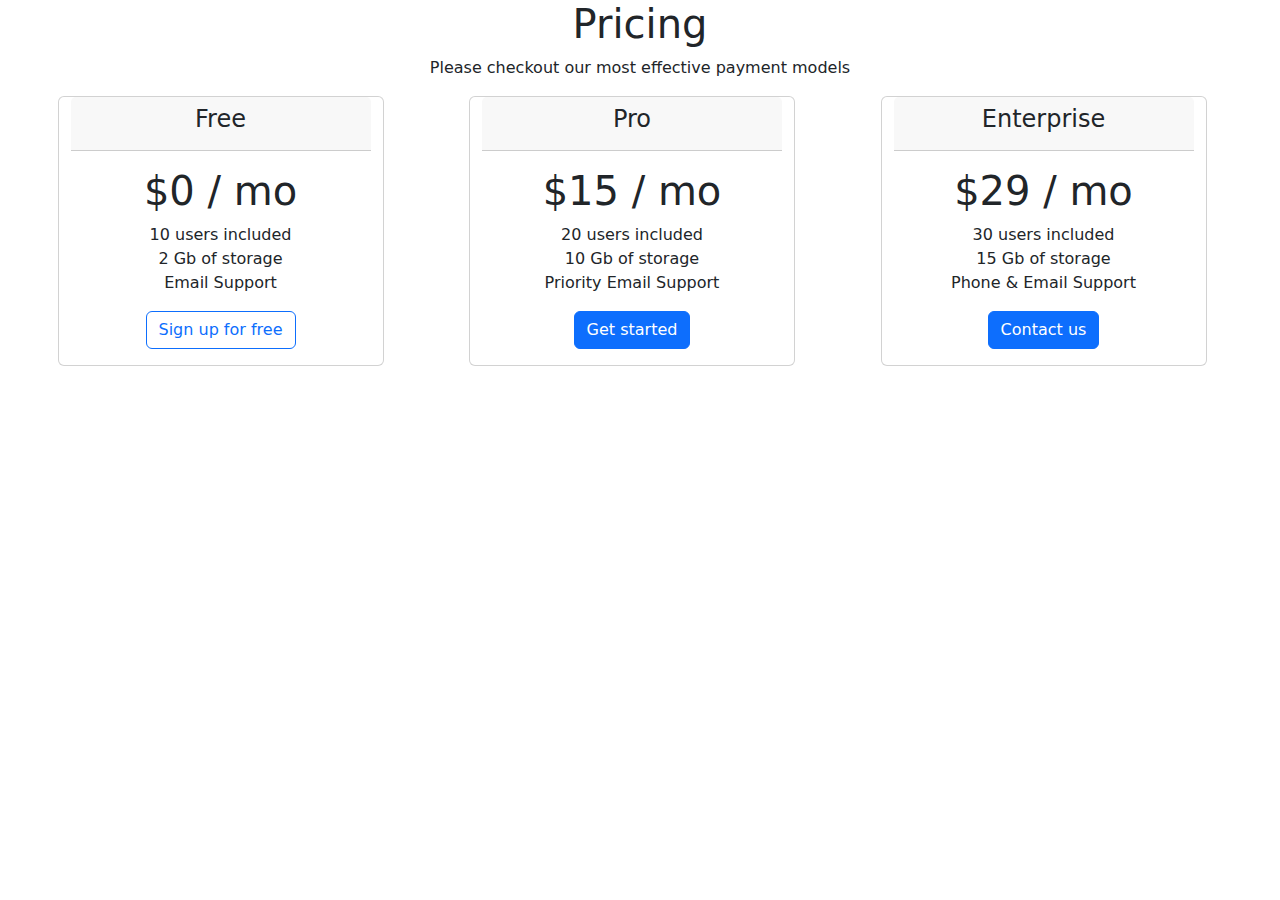
<file: bootstrap-test/index.html>
<!doctype html>
<html lang="en">
  <head>
    <meta charset="utf-8">
    <meta name="viewport" content="width=device-width, initial-scale=1">
    <title>Bootstrap demo</title>
    <link href="https://cdn.jsdelivr.net/npm/bootstrap@5.3.3/dist/css/bootstrap.min.css" rel="stylesheet" integrity="sha384-QWTKZyjpPEjISv5WaRU9OFeRpok6YctnYmDr5pNlyT2bRjXh0JMhjY6hW+ALEwIH" crossorigin="anonymous">
  </head>
  <body>
        <h1 class="text-center">Pricing</h1>
        <p class="text-center">Please checkout our most effective payment models</p>
        <div class="row text-center justify-content-evenly">
            <div class="card col-sm-5 col-md-3 me-3">
                <div class="card-header">
                    <h4>Free</h4>
                </div>
                <div class="card-body">
                    <h1 class="card-title">$0 / mo</h1>
                    <ul class="list-unstyled">
                        <li>10 users included</li>
                        <li>2 Gb of storage</li>
                        <li>Email Support</li>
                    </ul>
                    <button href="#" class="btn btn-outline-primary">Sign up for free</button>
                </div>
            </div>
            <div class="card col-sm-5 col-md-3 me-3">
                <div class="card-header">
                    <h4>Pro</h4>
                </div>
                <div class="card-body">
                    <h1 class="card-title">$15 / mo</h1>
                    <ul class="list-unstyled">
                        <li>20 users included</li>
                        <li>10 Gb of storage</li>
                        <li>Priority Email Support</li>
                    </ul>
                    <button href="#" class="btn btn-primary">Get started</button>
                </div>
            </div>
            <div class="card col-sm-5 col-md-3 me-3">
                <div class="card-header">
                    <h4>Enterprise</h4>
                </div>
                <div class="card-body">
                    <h1 class="card-title">$29 / mo</h1>
                    <ul class="list-unstyled">
                        <li>30 users included</li>
                        <li>15 Gb of storage</li>
                        <li>Phone & Email Support</li>
                    </ul>
                    <button href="#" class="btn btn-primary">Contact us</button>
                </div>
            </div>
        </div>

        
    <script src="https://cdn.jsdelivr.net/npm/bootstrap@5.3.3/dist/js/bootstrap.bundle.min.js" integrity="sha384-YvpcrYf0tY3lHB60NNkmXc5s9fDVZLESaAA55NDzOxhy9GkcIdslK1eN7N6jIeHz" crossorigin="anonymous"></script>
  </body>
</html>
</file>
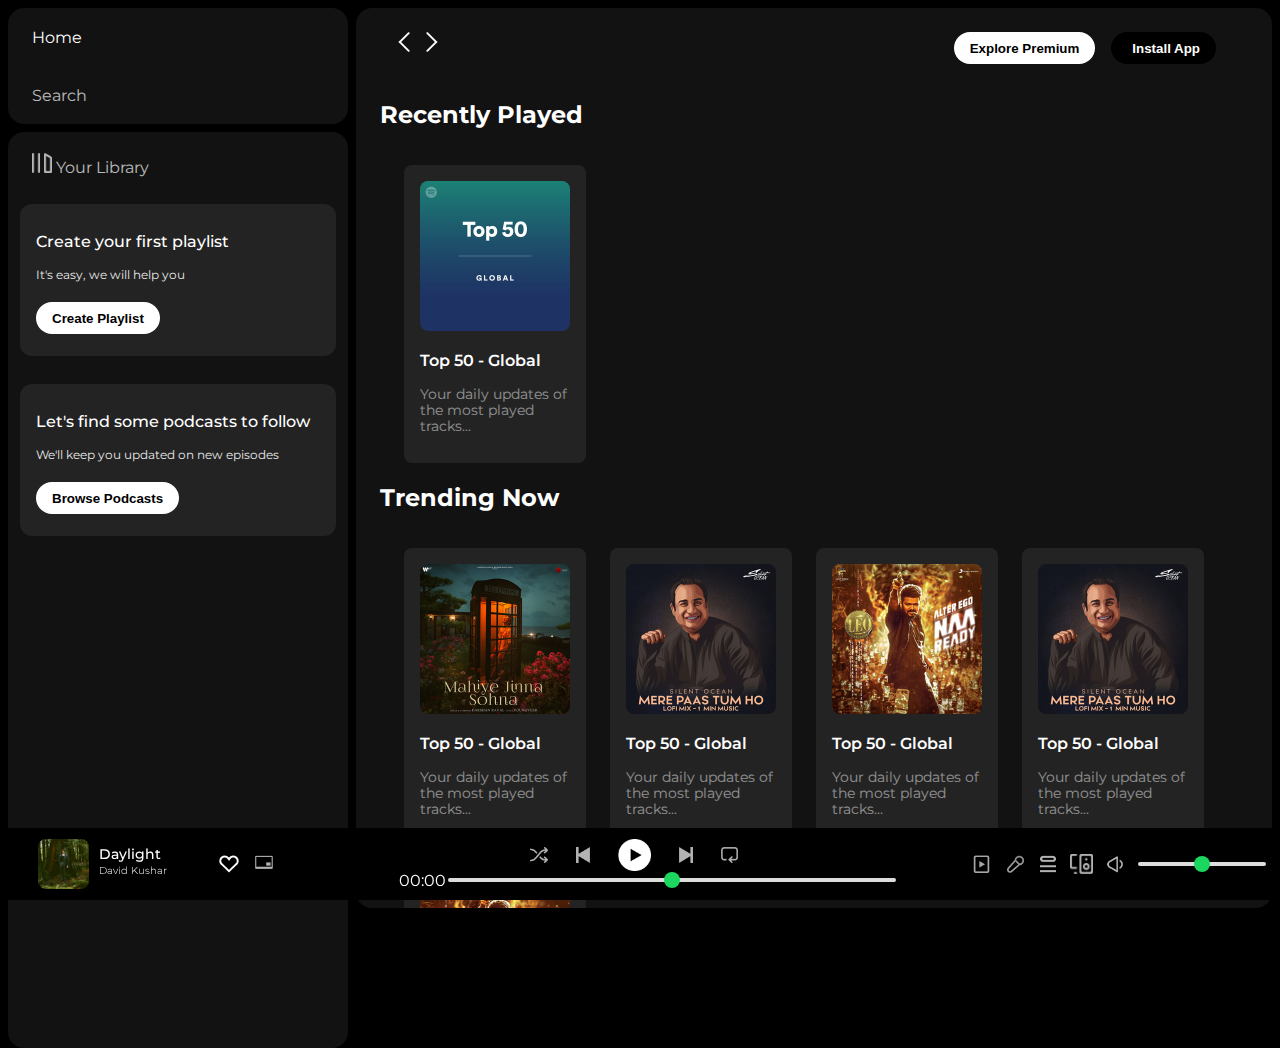
<file: spotify-clone-major_proj-css/index.html>
<!DOCTYPE html>
<html lang="en">
<head>
    <meta charset="UTF-8">
    <meta name="viewport" content="width=device-width, initial-scale=1.0">
    <link rel="stylesheet" href="https://cdnjs.cloudflare.com/ajax/libs/font-awesome/6.6.0/css/all.min.css" integrity="sha512-Kc323vGBEqzTmouAECnVceyQqyqdsSiqLQISBL29aUW4U/M7pSPA/gEUZQqv1cwx4OnYxTxve5UMg5GT6L4JJg==" crossorigin="anonymous" referrerpolicy="no-referrer" />
    <link rel="stylesheet" href="style.css">
    <link rel="icon" href="./Assets/logo.png">
    <link rel="preconnect" href="https://fonts.googleapis.com">
<link rel="preconnect" href="https://fonts.gstatic.com" crossorigin>
<link href="https://fonts.googleapis.com/css2?family=Montserrat:ital,wght@0,100..900;1,100..900&display=swap" rel="stylesheet">
    <title>Spotify - Web Player: Music for everyone</title>
</head>
<body>
    <div class="main">
        <div class="sidebar">
            <div class="nav">
                <div class="nav-option" style="opacity: 1;">
                    <i class="fa-solid fa-house"></i>
                    <a href="#">Home</a>
                </div>
                <div class="nav-option">
                    <i class="fa-solid fa-magnifying-glass"></i>
                    <a href="#">Search</a>
                </div>
            </div>
            <div class="library">
                <div class="options">
                    <div class="lib-option nav-option">
                        <img src="./Assets/library_icon.png">
                        <a href="#">Your Library</a>
                    </div>
                    <div class="icons">
                        <i class="fa-solid fa-plus"></i>
                        <i class="fa-solid fa-arrow-right"></i>
                    </div>
                    
                </div>
                <div class="lib-box">
                    <div class="box">
                        <p class="box-p1">Create your first playlist</p>
                        <p class="box-p2">It's easy, we will help you</p>
                        <button class="badge" >Create Playlist</button>
                    </div>
                </div>
                <div class="lib-box">
                    <div class="box">
                        <p class="box-p1">Let's find some podcasts to follow</p>
                        <p class="box-p2">We'll keep you updated on new episodes</p>
                        <button class="badge" >Browse Podcasts</button>
                    </div>
                </div>
           </div>
                
            
        </div>

        <div class="main-content">
            <div class="sticky-nav">
                <div class="sticky-nav-icons">
                    <img src="./Assets/backward_icon.png" >
                    <img src="./Assets/forward_icon.png" class="hide">
                </div>
                <div class="sticky-nav-options">
                    <button class="badge nav-item hide" >Explore Premium</button>
                    <button class="badge nav-item dark-badge" ><i class="fa-regular fa-circle-down" style="margin-right: 5px;"></i> Install App</button>
                    <i class="fa-regular fa-user nav-item"></i>
                </div>
                
            </div>
            
            <h2>Recently Played</h2>
            <div class="card-container">
                <div class="card">
                    <img src="./Assets/card1img.jpeg" class="card-img" >                        <p class="card-title">Top 50 - Global</p>
                    <p class="card-info">Your daily updates of the most played tracks...</p>
                </div>
            </div>

            <h2>Trending Now</h2>
            <div class="card-container">
                <div class="card">
                    <img src="./Assets/card2img.jpeg" class="card-img" >                        <p class="card-title">Top 50 - Global</p>
                    <p class="card-info">Your daily updates of the most played tracks...</p>
                </div>

                <div class="card">
                    <img src="./Assets/card3img.jpeg" class="card-img" >                        <p class="card-title">Top 50 - Global</p>
                    <p class="card-info">Your daily updates of the most played tracks...</p>
                </div>

                <div class="card">
                    <img src="./Assets/card4img.jpeg" class="card-img" >                        <p class="card-title">Top 50 - Global</p>
                    <p class="card-info">Your daily updates of the most played tracks...</p>
                </div>

                <div class="card">
                    <img src="./Assets/card3img.jpeg" class="card-img" >                        <p class="card-title">Top 50 - Global</p>
                    <p class="card-info">Your daily updates of the most played tracks...</p>
                </div>

                <div class="card">
                    <img src="./Assets/card4img.jpeg" class="card-img" >                        <p class="card-title">Top 50 - Global</p>
                    <p class="card-info">Your daily updates of the most played tracks...</p>
                </div>
            </div>
            
            <h2>Featured Charts</h2>
            <div class="card-container">
                <div class="card">
                    <img src="./Assets/card5img.jpeg" class="card-img" >                        <p class="card-title">Top 50 - Global</p>
                    <p class="card-info">Your daily updates of the most played tracks...</p>
                </div>

                <div class="card">
                    <img src="./Assets/card6img.jpeg" class="card-img" >                        <p class="card-title">Top 50 - Global</p>
                    <p class="card-info">Your daily updates of the most played tracks...</p>
                </div>

                <div class="card">
                    <img src="./Assets/card1img.jpeg" class="card-img" >                        <p class="card-title">Top 50 - Global</p>
                    <p class="card-info">Your daily updates of the most played tracks...</p>
                </div>
            </div>
            <div class="footer">
                <div class="line"></div>
            </div>
        </div>
            
       
        <div class="music-player">

            <div class="album">
                <img src="./Assets/album_picture.jpeg" class="album-pic">
                <div class="details">
                    <p class="album-song">Daylight</p>
                    <p class="album-singer">David Kushar</p>
                </div>
                
                <img src="./Assets/album_icon1.png" class="icon-1">
                <img src="./Assets/album_icon2.png" class="icon-2">
            </div>

            <div class="player">
                <div class="player-controls">
                    <img src="./Assets/player_icon1.png" class="player-control-icon">
                    <img src="./Assets/player_icon2.png" class="player-control-icon">
                    <img src="./Assets/player_icon3.png" class="player-control-icon" style="opacity: 1; height: 2rem;">
                    <img src="./Assets/player_icon4.png" class="player-control-icon">
                    <img src="./Assets/player_icon5.png" class="player-control-icon">
                </div>
                <div class="playback-bar">
                    <span class="current-time">00:00</span>
                    <input type="range" min="0" max="100" class="progress-bar">
                </div>
            </div>

            <div class="controls">
                <img src="./Assets/controls_icon1.png" class="icon_control-1">
                <img src="./Assets/controld_icon2.png" class="icon_control-1">
                <img src="./Assets/controls_icon3.png" class="icon_control-3">
                <img src="./Assets/controls_icon4.png" class="icon_control-2">
                <img src="./Assets/controls_icon5.png" class="icon_control-1">
                <div class="playback-bar-2"></div>
                    <input type="range" min="0" max="100" class="progress-bar-2">
                </div>
                
            </div>
        </div>
    </div>
</body>
</html>
</file>
<file: spotify-clone-major_proj-css/style.css>
body{
    font-family: "Montserrat", sans-serif;
    margin:0;
    padding:0;
    background-color:rgb(0, 0, 0);
    color:white;
    overflow: hidden;
  }


.main{
    display: flex;
    height: 100vh;
    padding: 0.5rem;
}


.sidebar{
    background-color: black;
    width: 340px;
    border-radius: 1rem; /* 16px */
    margin-right: 0.5rem;
}

.main-content{
    background-color: #121212;
    flex: 1;
    border-radius: 1rem;
    overflow: auto;
    padding: 0 1.5rem 0 1.5rem;
}

.music-player{
    background-color: black;
    position: fixed;
    bottom: 0px;
    width: 100%;
    height: 72px;
}


a{
    text-decoration: none;
    color: white;
}


.nav{
    background-color: #121212;
    border-radius: 1rem;
    display: flex;
    flex-direction: column;
    justify-content: center;
    height: 100px;
    padding: 0.5rem 0.75rem;
}

.nav-option{
    line-height: 2.5rem;
    opacity: 0.7;
    padding: 0.5rem 0.75rem;
}
  
.nav-option:hover{
    opacity: 1;
}


.nav-option i{
    font-size: 1.25rem;
}

.nav-option a{
    font-size: 1rem;
}


.library{
    background-color: #121212;
    border-radius: 1rem;
    height: 100%;
    margin-top: 0.5rem;
    padding: 0.5rem 0.75rem;
}

.options{
    display: flex;
    justify-content: space-between;
    align-items: center; 
}

.lib-option img {
    height: 1.25rem;
    width: 1.25rem ;
} 

.icons{
    font-size: 1.25rem;
    display: flex;
}

.icons i{
    opacity: 0.7;
    margin-right: 1rem;
}

.icons i:hover{
    opacity: 1;
}


.box{
    background-color: #232323;
    height: 8rem;
    border-radius: 0.75rem;
    margin: 0.5rem 0 1.75rem 0;
    padding: 0.75rem 1rem ;
}

.box-p1{
    font-size: 1rem; 
    font-weight: 500;
}

.box-p2{
    font-size: 0.75rem;
    opacity: 0.9;
}

.badge{
    background-color: #fff;
    border-radius: 100px;
    border: none;
    padding: 0.25rem 1rem;
    font-weight: 700;
    margin-top: 0.5rem;
    height: 2rem;
    width: fit-content;
}
.dark-badge{
    background-color: black;
    color: white;
}

.sticky-nav{
    position: sticky;
    top: 0;
    background-color: #121212;
    display: flex;
    justify-content: space-between;
    align-items: center;
    padding: 1rem 0 1rem 0 ;
    z-index: 2;
}

.sticky-nav-icons {
    margin-left: 0.75rem;
}


.sticky-nav-options {
    display: flex;
    justify-content: center;
    align-items: center;
   
}


.nav-item{
    margin-right: 1rem;
}


@media(max-width: 1000px)
{
    .hide{
        display: none;
    }
}


.card{
    background-color: #232323;
    border-radius: 0.5rem;
    padding: 1rem;
    width: 150px;
    margin-left: 1.5rem;
    margin-top: 1rem;
}

.card-container{
    display: flex;
   flex-wrap: wrap;

} 

.card-img{
    width: 100%;
    border-radius: 0.5rem;
}

.card-title{
    font-weight: 600;
}

.card-info{
    font-size: 0.85rem;
    opacity: 0.5;
}

.footer{
    height: 300px;
    display: flex;
    align-items: center;
    justify-content: center;
}

.line{
    height: 50%;
    width: 90%;
    border-top: 1px solid white;
    opacity: 0.4;
}

.music-player{
    display: flex;
    justify-content: space-between;
    align-items: center;

}

.album{
    width: 25%;
    
    display: flex;
    height: 100%;
    justify-content: space-around;
}

.album-pic{
    height: 70%;
    align-self: center;
    border-radius: 8px;
    margin-left: -20px;
}

.album-song{
    font-size: 0.85rem;
    font-weight: 500;
    margin-top: 20px;
}
.album-singer{
    font-size: 0.65rem;
    font-weight: 300;
    margin-top: -12px;
    
} 
 
.details{      
    margin-top: -2px;
    margin-left: -90px;
}
.icon-1{
    
    height: 1.5rem; 
    margin-left: -50px;
    align-self: center;
    
}

.icon-2{
    
    height: 2rem; 
    margin-left: -90px;
    align-self: center;
}

.player{
    width: 50%;
    
}

.controls{
    width: 25%;
    /* background-color: green; */
    display: flex;
    justify-content: center;
    align-items: center;
    justify-content: space-between;
    

}

.icon_control-1{
    height: 2.5rem;
    padding-right: 5px;
    
}

.icon_control-2{
    height: 1.2rem;
    padding-right: 5px;
    opacity: 0.7;
    
}
.icon_control-3{
    opacity: 0.7;
    padding-right: 8px;
    
}
.player-controls{
    display: flex;
    justify-content: center;
    align-items: center;
    
}

.player-control-icon{
    height: 1rem;
    margin-right: 1.75rem;
    opacity: 0.7;
   
}

.player-control-icon:hover{
    opacity: 1;
}

.playback-bar{
    display: flex;
    justify-content: center;
    align-items: center;
    
}


.progress-bar{
    width: 70%;
    appearance: none;
    background-color: transparent;
    cursor: pointer;
}

.progress-bar::-webkit-slider-runnable-track{
    background-color: #ddd;
    border-radius: 100px;
    height: 0.2rem;
}

.progress-bar::-webkit-slider-thumb{
    appearance: none;
    height: 16px;
    width: 16px;
    background-color: #1bd760;
    border-radius: 50%;
    margin-top: -6px;

}




.playback-bar-2{
    display: flex;
    justify-content: center;
    align-items: center;
    
}


.progress-bar-2{
    width: 40%;
    appearance: none;
    background-color: transparent;
    cursor: pointer;
    padding-right: 20px;
}

.progress-bar-2::-webkit-slider-runnable-track{
    background-color: #ddd;
    border-radius: 100px;
    height: 0.2rem;
}

.progress-bar-2::-webkit-slider-thumb{
    appearance: none;
    height: 16px;
    width: 16px;
    background-color: #1bd760;
    border-radius: 50%;
    margin-top: -6px;

}
</file>
